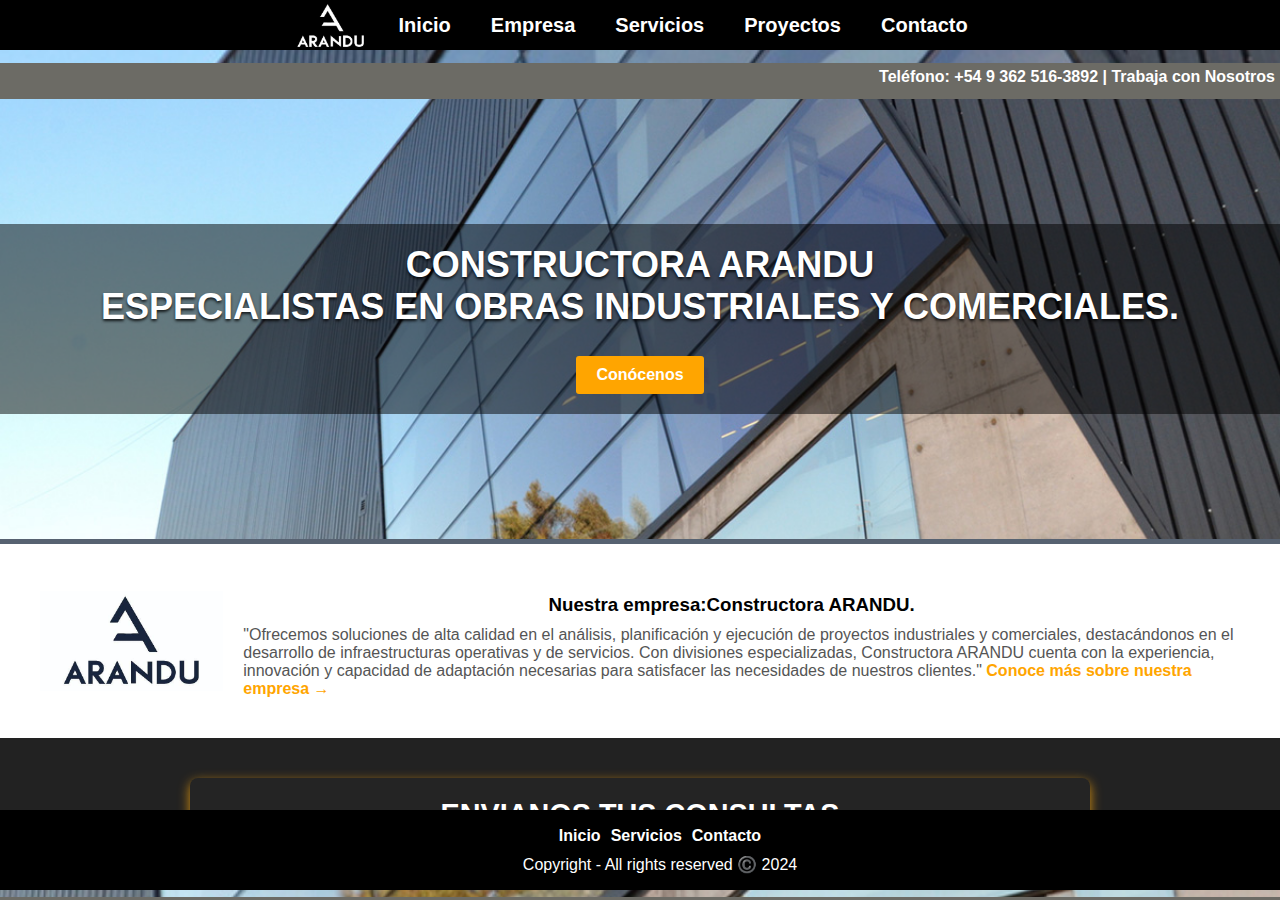
<file: index.html>
<!DOCTYPE html>
<html lang="es">

<head>
    <meta charset="UTF-8">
    <meta name="viewport" content="width=device-width, initial-scale=1.0">
    <link rel="icon" href="/paginas/fotos/logo-sbh.ico">
    <link rel="stylesheet" href="paginas/estilos/index.css">
    <title>original</title>
</head>

<body>
    <header>
        <iframe class="menu" src="/paginas/header.html" frameborder="0">
        </iframe>
    </header>

    <div class="container">
        <a class="trabajo" href="https://forms.gle/zFNoG7oQ13JvyJyz5" target="_self">Teléfono: +54 9 362 516-3892 |
            Trabaja con Nosotros </a>
    </div>

    <main>
        <iframe class="paginas" name="paginas" src="/paginas/inicio.html" frameborder="0"></iframe>
    </main>

    <div class="footer-h">
        <iframe class="footer" src="/paginas/footer.html" frameborder="0"></iframe>
    </div>
</body>

</html>

<!-- Una idea para aplicarle es ponerle un reproductor de una estacion de radio local-->
</file>
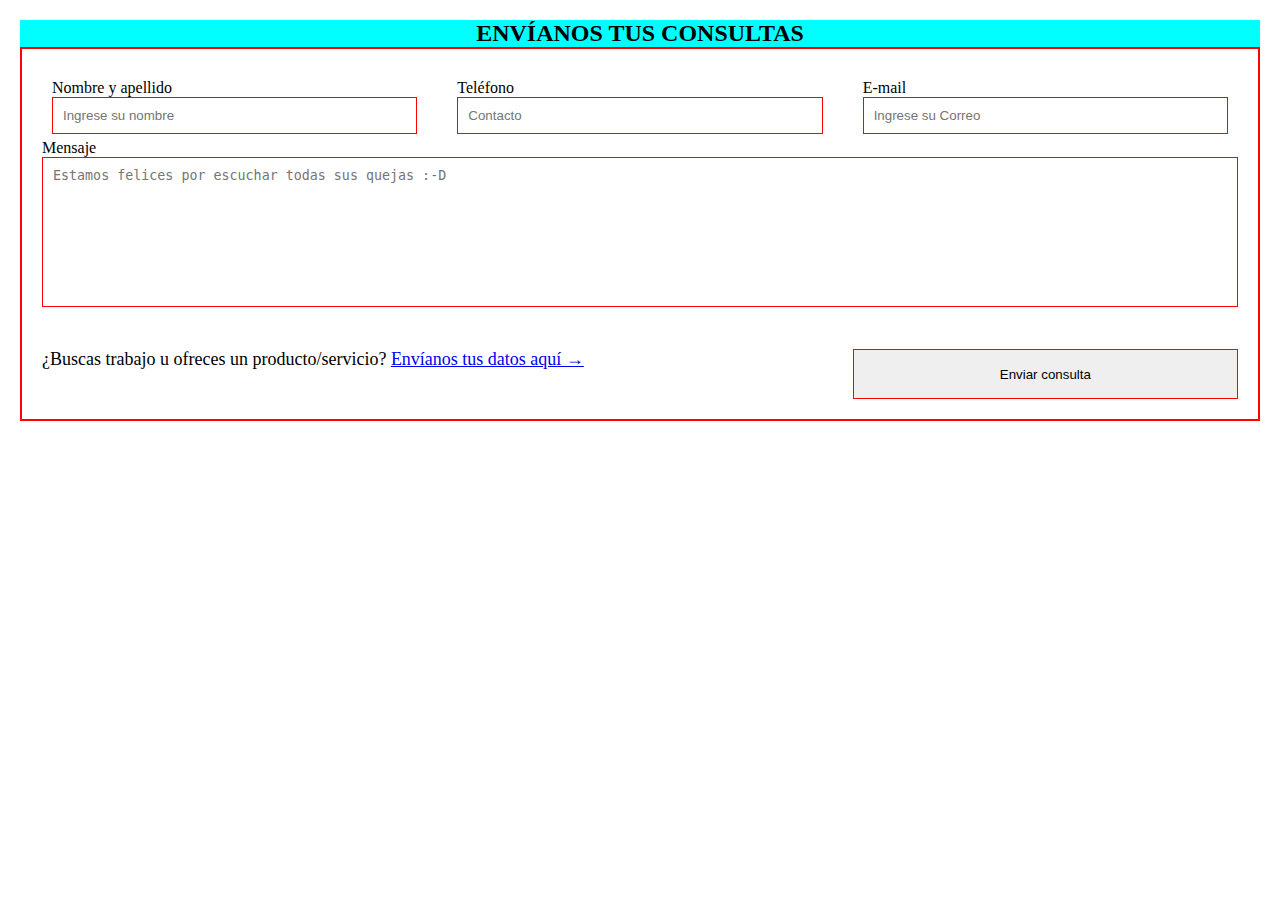
<file: contacto1.html>
<!DOCTYPE html>
<html lang="en">

<head>
    <meta charset="UTF-8">
    <meta name="viewport" content="width=device-width, initial-scale=1.0">
    <style>
        * {
            margin: 0;
            padding: 0;
            box-sizing: border-box;
            border-color: rgb(44, 8, 249);
        }
        .contacto {
            display: flex;
            flex-direction: column;  
            align-items: center;  
            padding: 20px;
           
        }
        h2, span{                  
            background-color: aqua;
            width: 100%;                                    
            text-align: center;            
        }
         
        .form-register{             
           display: grid;
           grid-template-columns: repeat(3, 1fr);
           grid-template-rows: repeat(5, 50px);
           gap: 20px;           
           width:  100%;
           border: 2px solid #fe0101;
           padding: 20px; 
            
 
        }
    
        .controls{
            display: flex;
            flex-direction:column;
            padding: 10px;                                    
        } 
        input, textarea{
            padding: 10px;
            width: 100%;
            border: 1px solid #fe0000;
        }


        .Mensaje{
            grid-column: 1 / span 3;             
            width: 100%;
            height: 150px;
            resize: none;

        }
        .botons{
            height: 50px;
            grid-row: 5;
            grid-column: 3;
            align-self: end;
        }
        .t{          
            font-size: 18px;    
            grid-row: 5;
            grid-column-start: 1;
            grid-column-end: 3;
            
        }
      
    </style>

    <title>Document</title>
</head>

<body>
    <section class="contacto">
        <h2>
            <span>ENVÍANOS TUS CONSULTAS</span>
        </h2>
        <form class="form-register" action="#" method="post">
            <div class="controls">
                <p>Nombre y apellido</p>
                <input class="banana"  type="text" name="nombre" id="nombre" placeholder="Ingrese su nombre">
            </div>
            <div class="controls">
                <p>Teléfono</p>
                <input   type="tel" name="Contacto" id="Contacto" placeholder="Contacto">
            </div>
            <div class="controls">
                <p>E-mail</p>
                <input  type="email" name="Correo" id="Correo" placeholder="Ingrese su Correo">
            </div>
            <div class="Mensaje">
                <p>Mensaje</p>
                <textarea class="Mensaje" class="control" name="message"
                    placeholder="Estamos felices por escuchar todas sus quejas :-D"></textarea>
            </div>
            <input class="botons" type="submit" value="Enviar consulta">
            <p class="t">¿Buscas trabajo u ofreces un producto/servicio? <a href="#" class="text">Envíanos tus datos aquí →</a></p>     
        </form>   
        
    </section>
</body>
</html>
</file>
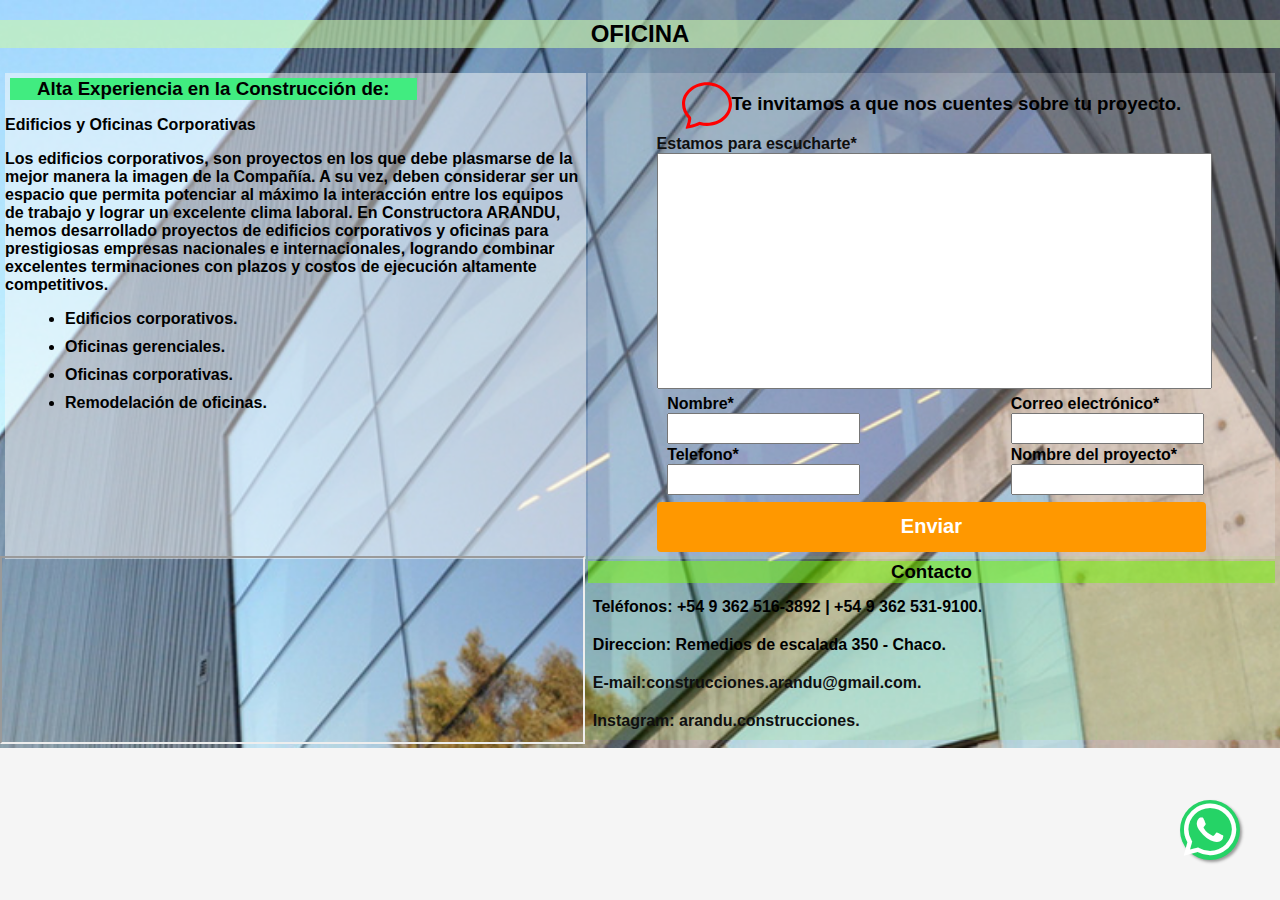
<file: paginas/contacto.html>
<!DOCTYPE html>
<html lang="en">

<head>
  <meta charset="UTF-8">
  <meta name="viewport" content="width=device-width, initial-scale=1.0">
  <!--algunas cosas css-->
  <link rel="stylesheet" href="/paginas/estilos/contacto.css">
  <!--boostrap ico-->
  <link rel="stylesheet" href="https://cdnjs.cloudflare.com/ajax/libs/font-awesome/6.6.0/css/all.min.css">


  <title>Contacto</title>
</head>

<body>

  <a href="https://api.whatsapp.com/send?phone=5493625319100&text=Quiero%20m%C3%A1s%20info." class="float"
    target="_blank"> <i class="fa-brands fa-whatsapp"></i></a>
  <h2>
    OFICINA
  </h2>
  <article class="principal">
    <div class="parrafo">
      <h3 class="titulo-parrafo">
        Alta Experiencia en la Construcción de:
      </h3>
      <p><strong>Edificios y Oficinas Corporativas</strong></p>
      <p>Los edificios corporativos, son proyectos en los que debe plasmarse de la mejor manera la imagen de la
        Compañía.
        A su vez, deben considerar ser un espacio que permita potenciar al máximo la interacción entre los equipos de
        trabajo y lograr un excelente clima laboral.

        En Constructora ARANDU, hemos desarrollado proyectos de edificios corporativos y oficinas para prestigiosas
        empresas
        nacionales e internacionales, logrando combinar excelentes terminaciones con plazos y costos de ejecución
        altamente competitivos.</p>
      <ul class="item-parrafo">
        <li>Edificios corporativos.</li>
        <li>Oficinas gerenciales.</li>
        <li>Oficinas corporativas.</li>
        <li>Remodelación de oficinas.</li>
      </ul>
    </div>

    <div class="referencia-contacto">
      <div class="info-contacto">
        <h3 class="contacto1"> Contacto</h3>
        <p class="Telefono"> Teléfonos: +54 9 362 516-3892 | +54 9 362 531-9100.</p>
        <p class="Direccion">Direccion: Remedios de escalada 350 - Chaco.</p>
        <a class="Enlaces-ref"  href="construcciones.arandu@gmail.com" target="_blank">E-mail:construcciones.arandu@gmail.com.</a>        
        <a class="Enlaces-ref2" href="https://www.instagram.com/arandu.construcciones/" target="_blank">Instagram: arandu.construcciones.</a> 
         
      </div>
    </div>



    <div class="grid1">
      <form class="contact-form" id="contact-form" action="https://submit-form.com/tclrG8046">
        <h3 class="titulo-form">
          <svg xmlns="http://www.w3.org/2000/svg" width="50px" height="50px" fill="red" class="bi bi-chat"
            viewBox="0 0 16 16">
            <path
              d="M2.678 11.894a1 1 0 0 1 .287.801 11 11 0 0 1-.398 2c1.395-.323 2.247-.697 2.634-.893a1 1 0 0 1 .71-.074A8 8 0 0 0 8 14c3.996 0 7-2.807 7-6s-3.004-6-7-6-7 2.808-7 6c0 1.468.617 2.83 1.678 3.894m-.493 3.905a22 22 0 0 1-.713.129c-.2.032-.352-.176-.273-.362a10 10 0 0 0 .244-.637l.003-.01c.248-.72.45-1.548.524-2.319C.743 11.37 0 9.76 0 8c0-3.866 3.582-7 8-7s8 3.134 8 7-3.582 7-8 7a9 9 0 0 1-2.347-.306c-.52.263-1.639.742-3.468 1.105" />
          </svg>
          Te invitamos a que nos cuentes sobre tu proyecto.
        </h3>
        <div class="form-group2">
          <label for="name">Nombre*</label>
          <input type="text" id="name" name="name" required>
        </div>
        <div class="form-group3">
          <label for="email">Correo electrónico*</label>
          <input type="email" id="email" name="email" required>
        </div>
        <div class="form-group4">
          <label for="phone">Telefono*</label>
          <input type="phone" id="phone" name="phone" required>
        </div>
        <div class="form-group5">
          <label for="nombre_del_proyecto">Nombre del proyecto*</label>
          <input type="nombre_del_proyecto" id="nombre_del_proyecto" name="nombre_del_proyecto" required>
        </div>
        <div class="form-group1">
          <label for="message">Estamos para escucharte*</label>
          <textarea id="message" name="message" required></textarea>
        </div>
        <input type="hidden" >
        <button type="submit" class="enviar">Enviar</button>
      </form>
    </div>
    <article class="iframe">
      <iframe
        src="https://www.google.com/maps/embed?pb=!1m18!1m12!1m3!1d28328.382555281194!2d-59.01293139825401!3d-27.43662040685851!2m3!1f0!2f0!3f0!3m2!1i1024!2i768!4f13.1!3m3!1m2!1s0x94450c5f7082d16f%3A0xd4e06e8d5957c1db!2sC.%20Remedios%20de%20Escalada%20350%2C%20H3500BPG%20Resistencia%2C%20Chaco!5e0!3m2!1ses-419!2sar!4v1725841290322!5m2!1ses-419!2sar"         
        referrerpolicy="no-referrer-when-downgrade"></iframe>
    </article>
  </article>




</body>

</html>
</file>
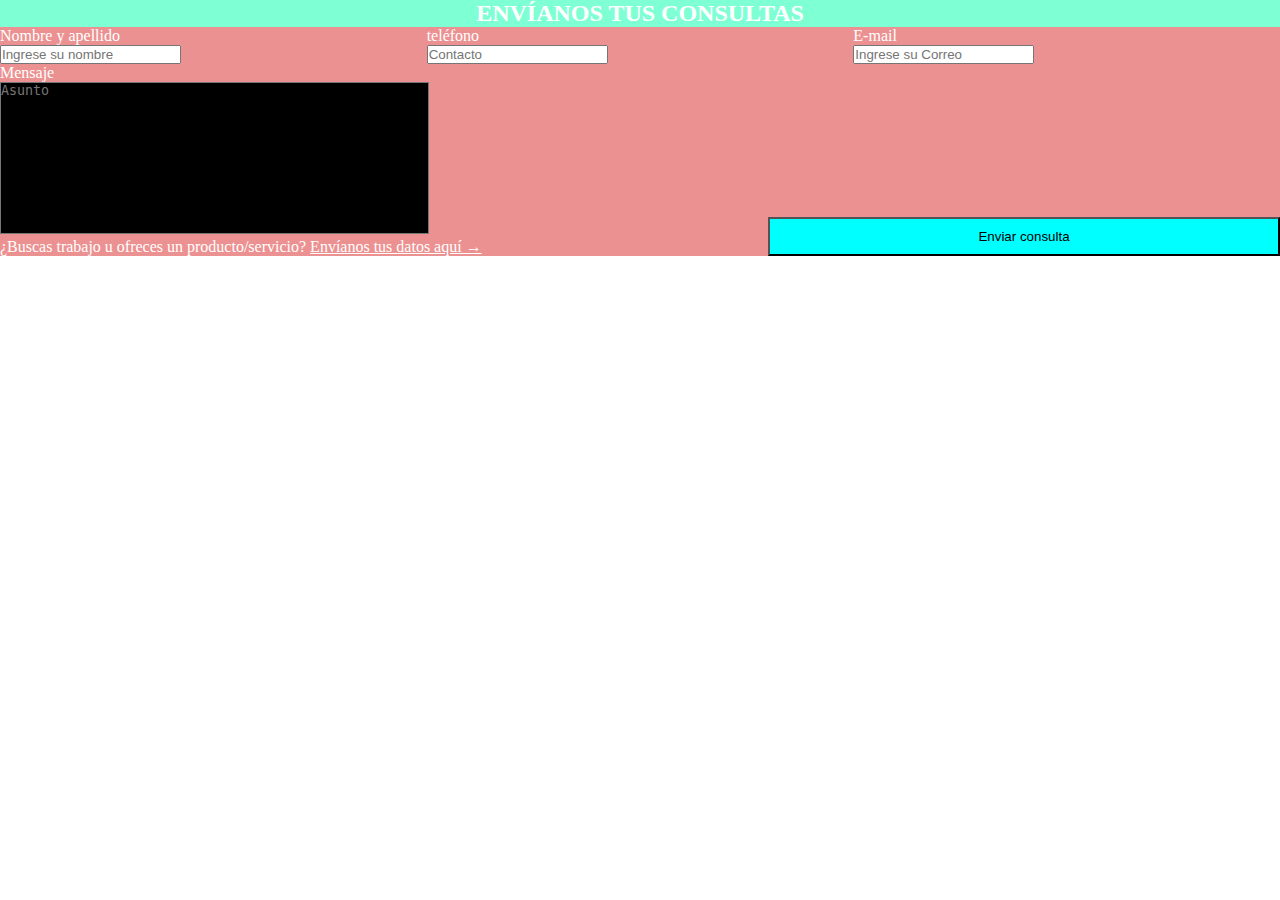
<file: paginas/contacto1.html>
<!DOCTYPE html>
<html lang="en">

<head>
    <meta charset="UTF-8">
    <meta name="viewport" content="width=device-width, initial-scale=1.0">
    <style>
        * {
            margin: 0;
            padding: 0;
        }
        .contacto{
            
            width: 100%;
            position: relative;
            background-color: rgb(236, 145, 145);
            color: white;
        }
        a {
             
            color: white;
        }
        h2 {
            background-color: aquamarine;
            top: 0;
            display: flex;
            justify-content: center;
            align-items: center;
        }
        .form-register {
            display: grid;
            grid-template-columns: auto auto auto;
            grid-row: auto auto auto auto auto;
        }
         .Mensaje{
            background-color: black;
            resize: none; 
            height: 150px; 
            width: 100%;
         }
         
        .botons {      
            position: absolute;      
            bottom: 0;
            right: 0;
            width: 40%;
            text-align: center;
            padding: 10px;
            background-color: aqua;                         
        }
    </style>

    <title>Document</title>
</head>

<body>
    <section class="contacto">
        <h2>
            <span>ENVÍANOS TUS CONSULTAS</span>
        </h2>
        <form class="form-register" action="https://formspree.io/f/xpwanrqg" method="post">
            <div>
                <p>Nombre y apellido</p>
                <input class="controls" type="text" name="nombre" id="nombre" placeholder="Ingrese su nombre">
            </div>
            <div>
                <p>teléfono</p>
                <input class="controls" type="tel" name="Contacto" id="Contacto" placeholder="Contacto">
            </div>
            <div>
                <p>E-mail</p>
                <input class="controls" type="email" name="Correo" id="Correo" placeholder="Ingrese su Correo">
            </div>
            <div>
                <p >Mensaje</p>
                <textarea class="Mensaje" class="controls" name="message" placeholder="Asunto"></textarea>
            </div>
            <input class="botons" type="submit" value="Enviar consulta">
        </form>
        <p>¿Buscas trabajo u ofreces un producto/servicio? <a href="#" class="text">Envíanos tus datos aquí →</a></p>        
    </section>

    <!-- hay dos ojas de contactos ambos tienen un proposito
     ojas de contacto1 seria para usarlo con las otras paginas por ejemplo  
     arquitectos o ideas de proyectos o cambiando el css para adaptarlo en esas paginas..
     
     y contacto todavia no termine de persar bien para agregarle todos los recursos como enlaces contacto mapa,
     referencia o alguna noticia para que convensa al cliente de contactarse
     (" todavia me falta terminar como me dijiste que queres hacer algo hay va.. espero terminar con la pagina en la semana ")-->


</body>

</html>
</file>
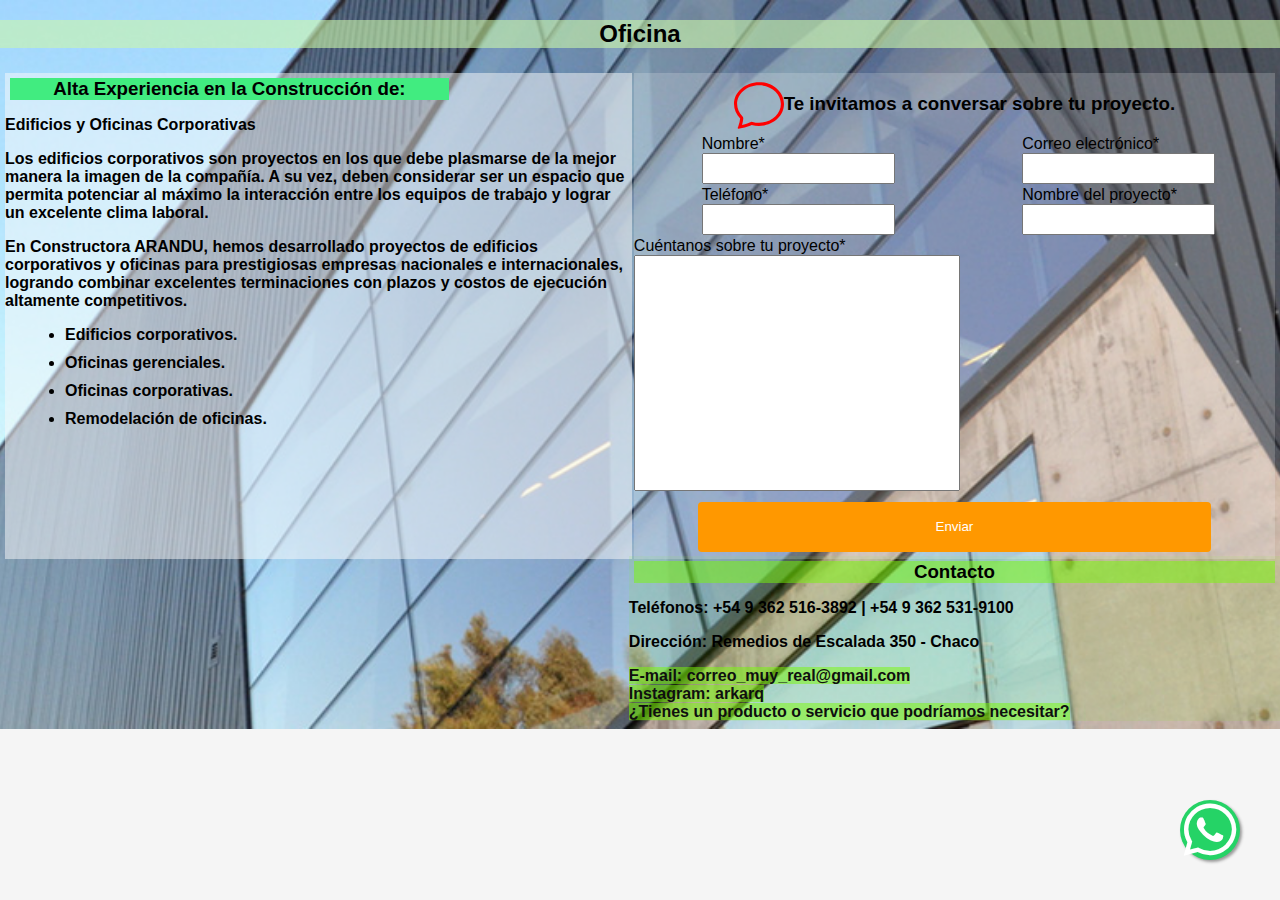
<file: paginas/contacto2.html>
<!DOCTYPE html>
<html lang="es">

<head>
  <meta charset="UTF-8">
  <meta name="viewport" content="width=device-width, initial-scale=1.0">
  <link rel="stylesheet" href="/paginas/estilos/contacto.css">
  <link rel="stylesheet" href="https://cdnjs.cloudflare.com/ajax/libs/font-awesome/6.6.0/css/all.min.css">
  <title>Contacto</title>
</head>

<body>

  <a href="https://api.whatsapp.com/send?phone=5493625319100&text=Quiero%20más%20info." class="float" target="_blank">
    <i class="fa-brands fa-whatsapp"></i>
  </a>

  <h2>Oficina</h2>
  <article class="principal">
    <div class="parrafo">
      <h3 class="titulo-parrafo">Alta Experiencia en la Construcción de:</h3>
      <p>Edificios y Oficinas Corporativas</p>
      <p>Los edificios corporativos son proyectos en los que debe plasmarse de la mejor manera la imagen de la compañía. A su vez, deben considerar ser un espacio que permita potenciar al máximo la interacción entre los equipos de trabajo y lograr un excelente clima laboral.</p>
      <p>En Constructora ARANDU, hemos desarrollado proyectos de edificios corporativos y oficinas para prestigiosas empresas nacionales e internacionales, logrando combinar excelentes terminaciones con plazos y costos de ejecución altamente competitivos.</p>
      <ul class="item-parrafo">
        <li>Edificios corporativos.</li>
        <li>Oficinas gerenciales.</li>
        <li>Oficinas corporativas.</li>
        <li>Remodelación de oficinas.</li>
      </ul>
    </div>

    <div class="referencia-contacto">
      <h3 class="contacto1">Contacto</h3>
      <p>Teléfonos: +54 9 362 516-3892 | +54 9 362 531-9100</p>
      <p>Dirección: Remedios de Escalada 350 - Chaco</p>
      <a class="contacto1" href="mailto:correo_muy_real@gmail.com">E-mail: correo_muy_real@gmail.com</a><br>
      <a class="contacto1" href="https://www.instagram.com/arkarq/" target="_blank">Instagram: arkarq</a><br>
      <a class="contacto1" href="https://forms.gle/SFCPtxbjrn7EyAzJ7" target="_blank">¿Tienes un producto o servicio que podríamos necesitar?</a>
    </div>

    <div class="grid1">
      <form class="contact-form" id="contact-form" action="https://formsubmit.co/6a97663a16128a82a463aa61fdf99ef7" method="post">
        <h3 class="titulo-form">
          <svg xmlns="http://www.w3.org/2000/svg" width="50" height="50" fill="red" class="bi bi-chat" viewBox="0 0 16 16">
            <path d="M2.678 11.894a1 1 0 0 1 .287.801 11 11 0 0 1-.398 2c1.395-.323 2.247-.697 2.634-.893a1 1 0 0 1 .71-.074A8 8 0 0 0 8 14c3.996 0 7-2.807 7-6s-3.004-6-7-6-7 2.808-7 6c0 1.468.617 2.83 1.678 3.894m-.493 3.905a22 22 0 0 1-.713.129c-.2.032-.352-.176-.273-.362a10 10 0 0 0 .244-.637l.003-.01c.248-.72.45-1.548.524-2.319C.743 11.37 0 9.76 0 8c0-3.866 3.582-7 8-7s8 3.134 8 7-3.582 7-8 7a9 9 0 0 1-2.347-.306c-.52.263-1.639.742-3.468 1.105" />
          </svg>
          Te invitamos a conversar sobre tu proyecto.
        </h3>
        <div class="form-group">
          <label for="name">Nombre*</label>
          <input type="text" id="name" name="name" required>
        </div>
        <div class="form-group">
          <label for="email">Correo electrónico*</label>
          <input type="email" id="email" name="email" required>
        </div>
        <div class="form-group">
          <label for="phone">Teléfono*</label>
          <input type="tel" id="phone" name="phone" required>
        </div>
        <div class="form-group">
          <label for="project-name">Nombre del proyecto*</label>
          <input type="text" id="project-name" name="project-name" required>
        </div>
        <div class="form-group">
          <label for="message">Cuéntanos sobre tu proyecto*</label>
          <textarea id="message" name="message" required></textarea>
        </div>
        <button  type="submit" class="g-recaptcha"  >Enviar</button>
      </form>
    </div>

    <article class="iframe">
      <iframe src="https://www.google.com/maps/embed?pb=!1m18!1m12!1m3!1d28328.382555281194!2d-59.01293139825401!3d-27.43662040685851!2m3!1f0!2f0!3f0!3m2!1i1024!2i768!4f13.1!3m3!1m2!1s0x94450c5f7082d16f%3A0xd4e06e8d5957c1db!2sC.%20Remedios%20de%20Escalada%20350%2C%20H3500BPG%20Resistencia%2C%20Chaco!5e0!3m2!1ses-419!2sar!4v1725841290322!5m2!1ses-419!2sar" width="100%" height="100%" style="border:0;" allowfullscreen="" loading="lazy" referrerpolicy="no-referrer-when-downgrade"></iframe>
    </article>
  </article>

</body>

</html>
</file>
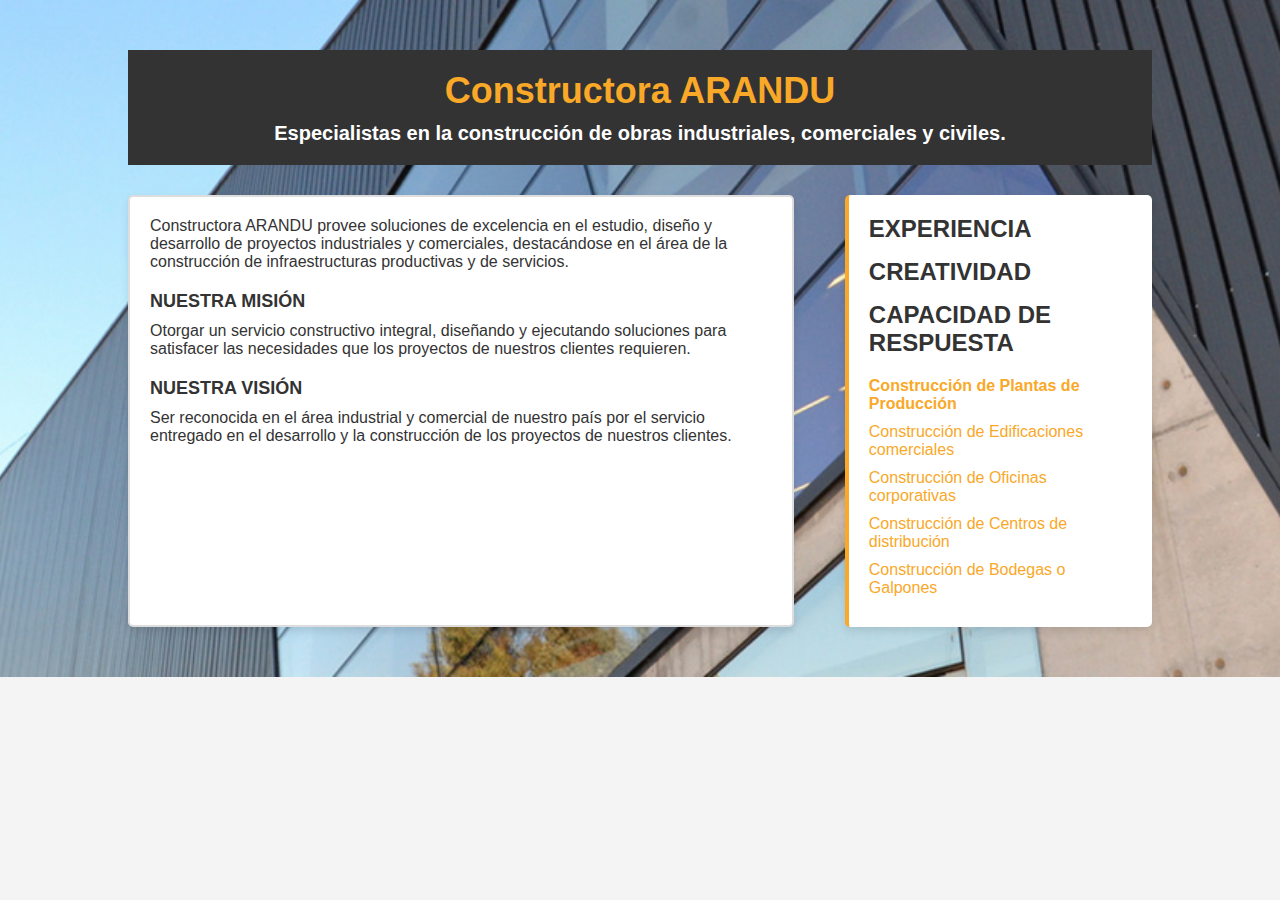
<file: paginas/empresa.html>
<!DOCTYPE html>
<html lang="en">
<head>
    <meta charset="UTF-8">
    <meta name="viewport" content="width=device-width, initial-scale=1.0">
    <title>Empresa</title>
</head>
<body>
    <div class="container">
        <header>
            <h1>Constructora ARANDU</h1>
            <h2>Especialistas en la construcción de obras industriales, comerciales y civiles.</h2>
        </header>

        <div class="content">
            <div class="main-text">
                <p>Constructora ARANDU provee soluciones de excelencia en el estudio, diseño y desarrollo de proyectos industriales y comerciales, destacándose en el área de la construcción de infraestructuras productivas y de servicios.</p>
                
                <h3>NUESTRA MISIÓN</h3>
                <p>Otorgar un servicio constructivo integral, diseñando y ejecutando soluciones para satisfacer las necesidades que los proyectos de nuestros clientes requieren.</p>

                <h3>NUESTRA VISIÓN</h3>
                <p>Ser reconocida en el área industrial y comercial de nuestro país por el servicio entregado en el desarrollo y la construcción de los proyectos de nuestros clientes.</p>
            </div>

            <div class="side-box">
                <h3>EXPERIENCIA</h3>
                <h3>CREATIVIDAD</h3>
                <h3>CAPACIDAD DE RESPUESTA</h3>

                <ul class="services-list">
                    <li><strong>Construcción de Plantas de Producción</strong></li>
                    <li>Construcción de Edificaciones comerciales</li>
                    <li>Construcción de Oficinas corporativas</li>
                    <li>Construcción de Centros de distribución</li>
                    <li>Construcción de Bodegas o Galpones</li>
                </ul>
            </div>
        </div>
    </div>
</body>
</html>
<style>
  * {
    margin: 0;
    padding: 0;
    box-sizing: border-box;
}

body {
    /*ajustes de imagen de fondo*/
    background-image: url('/paginas/fotos/banner1.jpg');
    background-size: cover; /* Ajusta la imagen para cubrir todo el área */
    background-repeat: no-repeat; /* Evita que la imagen se repita */
    background-position: center;
    /*ajustes generales*/
    font-family: 'Arial', sans-serif;
    background-color: #f4f4f4;
    color: #333;
}

.container {
    width: 80%;
    margin: 50px auto;
}

header {
    background-color: #333;
    padding: 20px;
    text-align: center;
    color: #fff;
}

header h1 {
    font-size: 36px;
    color: #f9a828; /* Color Naranja */
    margin-bottom: 10px;
}

header h2 {
    font-size: 20px;
    color: #ffffff;
}

.content {
    display: flex;
    justify-content: space-between;
    margin-top: 30px;
}

.main-text {
    width: 65%;
    background-color: #fff;
    padding: 20px;
    border: 2px solid #ddd;
    border-radius: 5px;
    box-shadow: 0 4px 8px rgba(0, 0, 0, 0.1);
}

.main-text h3 {
    color: #333;
    margin-top: 20px;
    margin-bottom: 10px;
    font-size: 18px;
}

.side-box {
    width: 30%;
    background-color: #fff;
    padding: 20px;
    border-left: 4px solid #f9a828; /* Color Naranja */
    border-radius: 5px;
    box-shadow: 0 4px 8px rgba(0, 0, 0, 0.1);
}

.side-box h3 {
    font-size: 24px;
    color: #333;
    margin-bottom: 15px;
    text-transform: uppercase;
}

.services-list {
    list-style-type: none;
    padding-left: 0;
    margin-top: 20px;
}

.services-list li {
    margin-bottom: 10px;
    font-size: 16px;
    color: #f9a828; /* Color Naranja */
}

@media (max-width: 768px) {
    .content {
        flex-direction: column;
    }

    .main-text, .side-box {
        width: 100%;
        margin-bottom: 20px;
    }
}

</style>
</file>
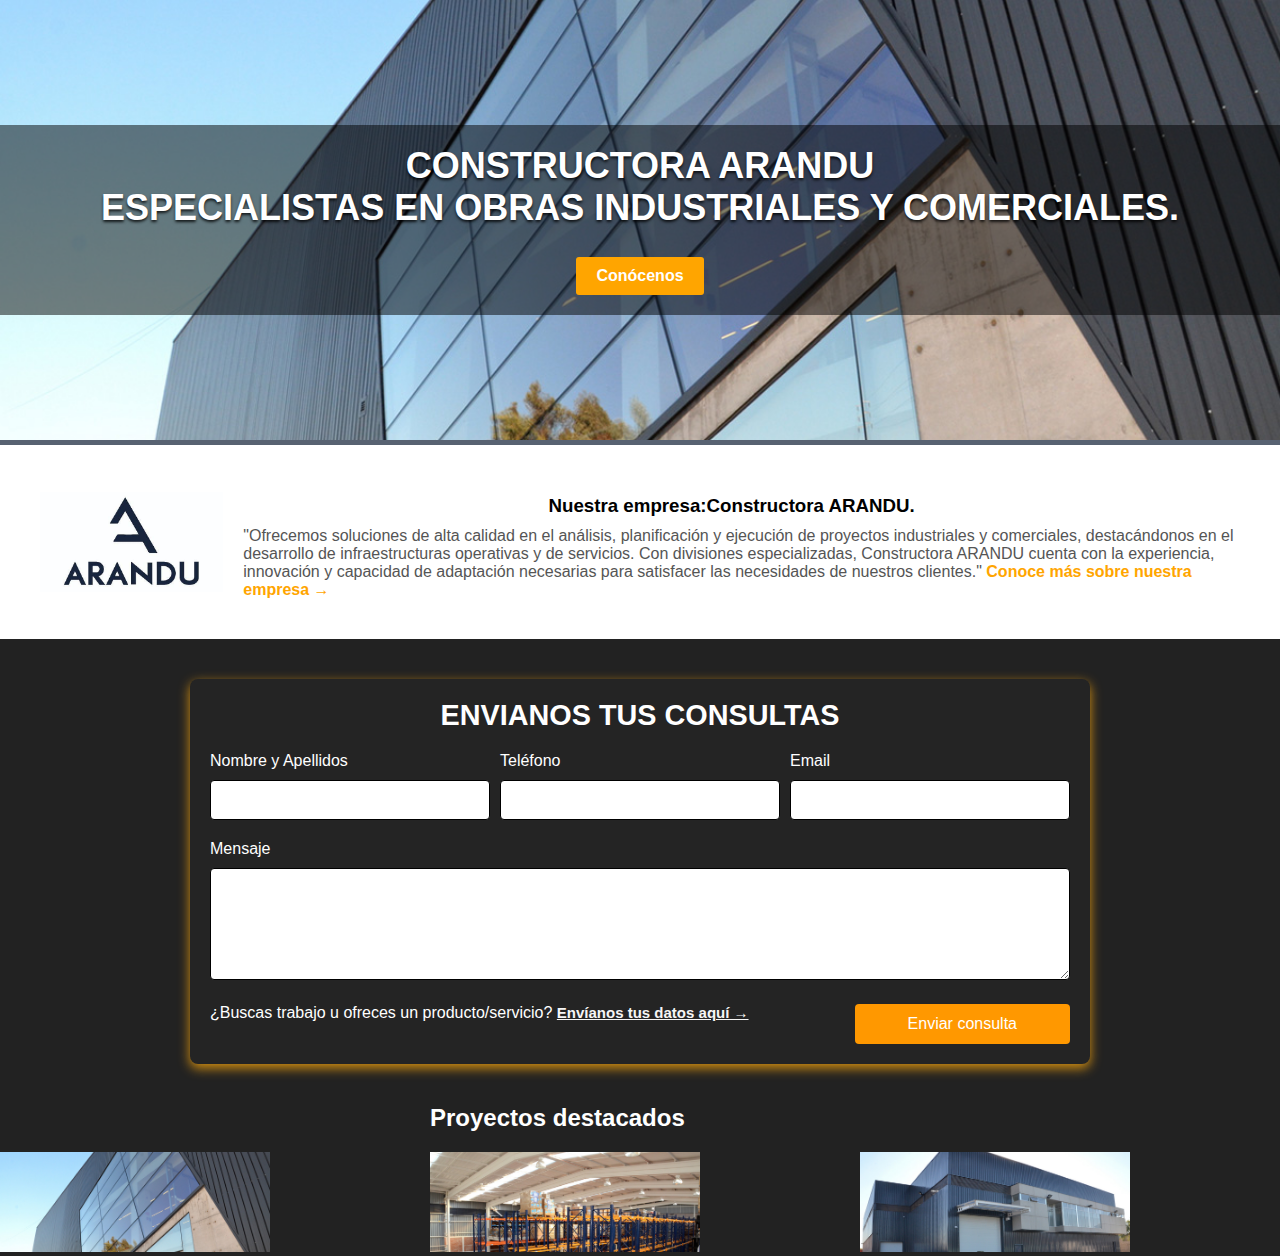
<file: paginas/inicio.html>
<!DOCTYPE html>
<html lang="en">

<head>
    <meta charset="UTF-8">
    <meta name="viewport" content="width=device-width, initial-scale=1.0">
    <title> Inicio</title>
    <style>
        * {
            margin: 0;
            padding: 0;
            box-sizing: border-box;
            font-family: 'Open Sans', sans-serif;
        }

        body {
            background-color: #222222;
            color: #ffffff;
            font-family: Arial, sans-serif;
            margin: 0;
            padding: 0;
        }

        /* Estilos de enlaces */
        a {
            color: #f0c60c;
            font-weight: 700;
        }

        /* Banner con imagen y texto centrado */
        .banner {
            width: 100%;
            position: relative;
            border-bottom: 5px solid #576271;
            height: 445px;
            overflow: hidden;
        }

        #carousel {
            width: 100%;
            height: 100%;
            position: relative;
        }

        .carousel-item {
            position: absolute;
            top: 0;
            left: 0;
            width: 100%;
            height: 100%;
            opacity: 0;
            transition: opacity 0.5s ease-in-out;
        }

        .carousel-item.active {
            opacity: 1;
        }

        #carousel img {
            width: 100%;
            height: 100%;
            object-fit: cover;
        }

        .caption {
            position: absolute;
            top: 50%;
            left: 50%;
            transform: translate(-50%, -50%);
            width: 100%;
            text-align: center;
            color: white;
            background: rgba(0, 0, 0, 0.5);
            padding: 20px;
        }

        .caption h1 {
            font-size: 36px;
            font-weight: 600;
            text-transform: uppercase;
            color: #fff;
            text-shadow: 0px 2px 3px rgba(0, 0, 0, 0.8);
            margin-bottom: 10px;
        }

        .caption h1 span {
            font-weight: 800;
        }

        .caption a.conocemas {
            display: inline-block;
            background: #FFA500;
            padding: 10px 20px;
            margin-top: 18px;
            color: #fff;
            text-decoration: none;
            border-radius: 3px;
            transition: background-color 0.3s ease;
        }

        .caption a.conocemas:hover {
            background-color: #e69500;
        }

        /* Sección Empresa */
        .empresa-index {
            display: flex;
            align-items: center;
            /* Alinea verticalmente el contenido */
            justify-content: space-between;
            /* Alinea horizontalmente el contenido */
            padding: 40px;
            background-color: #ffffff;
            border-top: 5px solid rgb(108, 107, 101)0;
            text-align: left;
        }

        /* Imagen en la sección Empresa */
        .empresa-imagen {
            flex: 1;
            /* Toma el 50% del ancho */
            max-width: 400px;
            /* Asegura que la imagen no sea demasiado grande */
            margin-right: 20px;
            /* Agrega espacio entre la imagen y el texto */
        }

        .empresa-imagen img {
            width: 100%;
            /* La imagen ocupa todo el contenedor */
            height: auto;
            /* Mantiene la proporción de la imagen */
            border-radius: 8px;
            /* Bordes redondeados */
            box-shadow: 0px 4px 10px rgba(255, 255, 255, 0.1);
            /* Sombra suave */
        }

        /*AVISO CAMBIE UNA CLASE POR QUE SE REPITEN*/


        /* Texto en la sección Empresa */
        .empresa-index p {
            flex: 2;
            /* Toma el 50% del ancho o más */
            font-size: 16px;
            color: #555;
            margin-left: 20px;
            /* Agrega un espacio con la imagen */
        }

        .empresa-index a {
            color: #FFA500;
            text-decoration: none;
        }

        .empresa-index a:hover {
            color: #e69500;
        }

        /* Sección Contacto */
        .contact-form-container {
            background-color: #242424;
            padding: 20px;
            border-radius: 8px;
            box-shadow: 0 4px 12px rgb(216, 146, 16);
            max-width: 900px;
            width: 100%;
            margin: 40px auto;
        }

        h1 {
            text-align: center;
            font-size: 1.8rem;
            margin-bottom: 20px;
        }

        .contact-form {
            display: flex;
            flex-direction: column;
        }

        .form-group {
            display: flex;
            justify-content: space-between;
            margin-bottom: 20px;
        }

        .form-group p {
            flex: 1;
            margin-right: 10px;
        }

        .form-group p.last {
            margin-right: 0;
        }

        label {
            font-size: 1rem;
            margin-bottom: 5px;
            display: block;
        }

        input[type="text"],
        input[type="email"],
        textarea {
            width: 100%;
            padding: 10px;
            margin-top: 5px;
            border-radius: 4px;
            border: 1px solid #000000;
            background-color: #ffffff;
            font-size: 16px;
            color: #000000;
        }

        textarea {
            resize: vertical;
        }

        input[type="text"]:focus,
        input[type="email"]:focus,
        textarea:focus {
            outline: none;
            border-color: #000000;
        }

        .mensaje {
            margin-bottom: 20px;
        }
        .form-footer1{
            display: grid;
            grid-template-columns: repeat(2, auto);
            grid-template-rows: repeat(1, auto);
        }
        .p {
            grid-column: 1;
            grid-row: 1;
        }
        button{                          
            grid-column: 2;
            grid-row: 1;
        }
        .form-footer {
            width: 100%;                                                                                    
        }

        .form-footer a {            
            color: #f6f6f6;
            font-size: 15px;
            text-decoration: underline;
        }
          
        .g-recaptcha { 
                         
            height: 40px;
            font-size: 16px;
            background-color: #ff9800;
            color: #fff;
            border: none;
            border-radius: 4px;
            cursor: pointer;
             
        }

        .g-recaptcha:hover {
            background-color: #f8db04;
        }


        /* Sección Proyectos */
        .proyectos-index {
            display: grid;
            grid-template-columns: repeat(3, auto);
            grid-template-rows: repeat(2, auto);
            grid-gap: 10px;
        }

        h2 {
            grid-row: 1 auto;
            grid-column: 2;
        }

        img {
            width: 100;
            height: 100px;
        }

        .proyecto {
            grid-column: auto;
            grid-row: 2;
        }

        .titulo-proyecto {
            margin: 10px;

        }
    </style>

</head>

<body>
    <!-- Sección del banner -->
    <div class="banner" id="wrapper">
        <div id="carousel">
            <div class="carousel-item active"><img src="/paginas/fotos/banner1.jpg" alt="Banner 1"></div>
            <div class="carousel-item"><img src="/paginas/fotos/banner4.jpg" alt="Banner 4"></div>
            <div class="carousel-item"><img src="/paginas/fotos/banner5.jpg" alt="Banner 5"></div>
        </div>
        <div class="caption">
            <h1>CONSTRUCTORA ARANDU<br><span>ESPECIALISTAS EN OBRAS INDUSTRIALES Y COMERCIALES.</span></h1>
            <a href="empresa.html" class="conocemas">Conócenos</a>
        </div>
    </div>

    <!-- Sección Empresa -->
    <!-- Sección Empresa -->

    <div class="empresa-index">
        <!-- Imagen de la empresa -->
        <img src="/paginas/fotos/logo-gris.png" alt="Imagen de la empresa Constructora ARANDU">


        <div>
            <h3 style="color: #000000; display: flex; justify-content: center; margin: 10px;"><span>Nuestra
                    empresa:</span> Constructora ARANDU.</h2>
            </h3>

            <p>"Ofrecemos soluciones de alta calidad en el análisis, planificación y ejecución de proyectos industriales
                y comerciales, destacándonos en el desarrollo de infraestructuras operativas y de servicios. Con
                divisiones especializadas, Constructora ARANDU cuenta con la experiencia, innovación y capacidad de
                adaptación necesarias para satisfacer las necesidades de nuestros clientes." <a
                    href="empresa.html">Conoce más sobre nuestra empresa →</a></p>
            <div class="empresa-imagen">
            </div>
        </div>

    </div>



    <!-- Sección del formulario de contacto -->
    <div class="contact-form-container">
        <h1>ENVIANOS TUS CONSULTAS</h1>
        <form action="https://submit-form.com/tclrG8046"   class="contact-form">
            <div class="form-group fila cf">
                <p>
                    <label for="name">Nombre y Apellidos</label>
                    <input type="text" id="name" name="name" required>
                </p>
                <p>
                    <label for="phone">Teléfono</label>
                    <input type="text" id="phone" name="phone" required>
                </p>
                <p class="last">
                    <label for="email">Email</label>
                    <input type="email" id="email" name="email" required>
                </p>
            </div>

            <p class="mensaje">
                <label for="message">Mensaje</label>
                <textarea id="message" name="message" rows="5" required></textarea>
            </p>

            <div class="form-footer">
                <div class="form-footer1">                
                 <p>¿Buscas trabajo u ofreces un producto/servicio? <a href="https://forms.gle/6gR6ZtAqpS5rhqYi9" >Envíanos tus datos aquí →</a></p>                
                 <input type="hidden" name="_next" value="http://127.0.0.1:5502/index.html">
                 <!--<entrada type="hidden" name="_next" value="http://127.0.0.1:5502/index.html"> -->
                 <button type="submit" class="g-recaptcha">Enviar consulta</button>            
                </div>
            </div>
            
        </form>
    </div>

    <!-- Sección de proyectos destacados -->
    <div class="proyectos-index">
        <h2 class="titulo"><span>Proyectos destacados</span></h2>
        <div class="proyecto">
            <p class="titulo-proyecto"></p> <!--En la clase titulos proyectos podes agregarle el titulo que vos quieras-->
            <a href="/paginas/Proyectos.html" target="paginas">
                <img class="imagen-proyecto" src="/paginas/fotos/banner1.jpg" alt="Imagen Edificio">
            </a>
        </div>
        <div class="proyecto">
            <p class="titulo-proyecto"></p>
            <a href="/paginas/Proyectos.html" target="paginas">
                <img class="imagen-proyecto" src="/paginas/fotos/banner2.jpg" alt="Imagen Pirámide">
            </a>
        </div>
        <div class="proyecto">
            <p class="titulo-proyecto"></p>
            <a href="/paginas/Proyectos.html" target="paginas">
                <img class="imagen-proyecto" src="/paginas/fotos/banner3.jpg" alt="Imagen Puente">
            </a>
        </div>
    </div>


    <script>
        document.addEventListener('DOMContentLoaded', () => {
            // Carrusel
            const items = document.querySelectorAll('.carousel-item');
            let currentIndex = 0;

            function showNextItem() {
                items[currentIndex].classList.remove('active');
                currentIndex = (currentIndex + 1) % items.length;
                items[currentIndex].classList.add('active');
            }

            setInterval(showNextItem, 3000); // Cambia la imagen cada 3 segundos
        });
    </script>

</body>

</html>
</file>
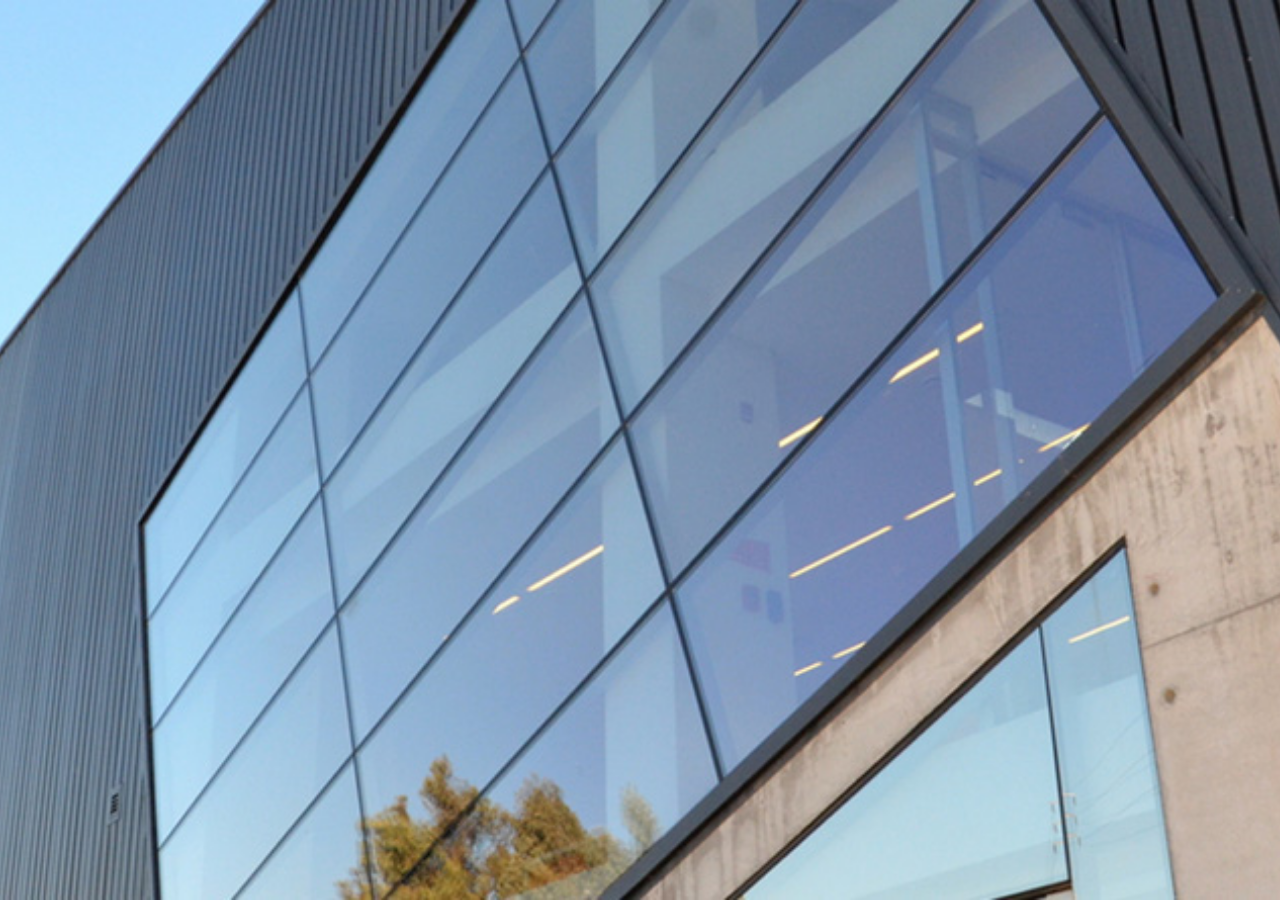
<file: paginas/Proyectos.html>
<!DOCTYPE html>
<html lang="en">

<head>
    <meta charset="UTF-8">
    <meta name="viewport" content="width=device-width, initial-scale=1.0">
    <title>Sobre Nosotros</title>
    <style>
        /* Estilos generales para el documento */
        * {
            margin: 0;
            padding: 0;
            box-sizing: border-box;
        }

        html,
        body {
            /*ajustes de imagen de fondo*/
            background-image: url('/paginas/fotos/banner1.jpg');
            background-size: cover;
            /* Ajusta la imagen para cubrir todo el área */
            background-repeat: no-repeat;
            /* Evita que la imagen se repita */
            background-position: center;
            /*ajustes generales*/
            height: 100%;
            overflow: hidden;
            /* Oculta la barra de desplazamiento del body */
        }

        h1 {
            top: 0;
        }

        /* Estilo para el contenedor */
        .container {
            position: relative;
            width: 100%;
            height: 90%;
        }

        /* Estilo para el iframe */
        iframe {
            position: absolute;
            top: 2;
            left: 0;
            width: 100%;
            height: 90%;
            border: none;
            /* Opcional: elimina el borde del iframe */
            overflow: hidden;
            /* Evita barras de desplazamiento dentro del iframe */
        }
    </style>
</head>

<body>
    <h1> </h1>

    <div class="conteiner">
        <iframe src="https://instagram.com/arandu.construcciones/embed" frameborder="0"></iframe>
    </div>

    <!-- Opcion gratuita solo falta ver el tema de la seguridad y listo
 unico limite no te muestra todo el contenido solo algunas fotos-->
</body>

</html>
</file>
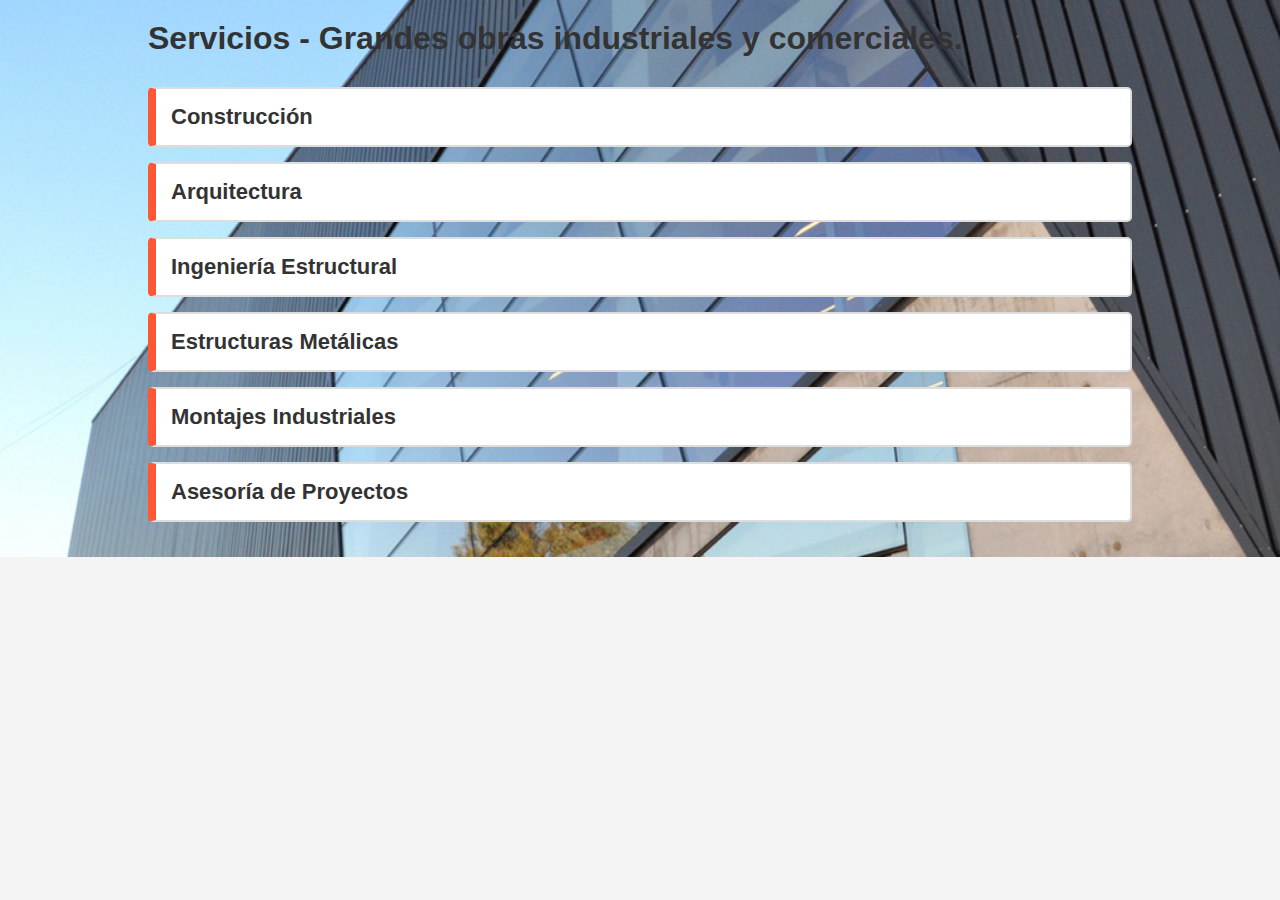
<file: paginas/servicios.html>
<!DOCTYPE html>
<html lang="es">

<head>
    <meta charset="UTF-8">
    <meta name="viewport" content="width=device-width, initial-scale=1.0">
    <title>Servicios - ARANDU</title>
     
</head>

<body>
    <div class="container">
        <h1 class="title">Servicios - Grandes obras industriales y comerciales.</h1>
        <div class="menu">
            <ul>
                <li>
                    <a href="#" class="service">Construcción</a>
                    <div class="description">
                        <p>Somos especialistas en la construcción de obras industriales, comerciales y civiles.
                            Ejecutamos proyectos a suma alzada o por administración.</p>
                        <ul>
                            <li>Construcción de Plantas de producción</li>
                            <li>Construcción de Edificaciones Comerciales</li>
                            <li>Construcción de Oficinas Corporativas</li>
                            <li>Construcción de Centros de distribución</li>
                            <li>Construcción de Bodegas y Galpones</li>
                        </ul>
                    </div>
                </li>
                <li>
                    <a href="#" class="service">Arquitectura</a>
                    <div class="description">
                        <p>Realizamos el diseño de una edificación, su distribución de usos y espacios. Utilizamos los
                            mejores materiales y tecnologías disponibles.</p>
                    </div>
                </li>
                <li>
                    <a href="#" class="service">Ingeniería Estructural</a>
                    <div class="description">
                        <p>Disponemos de un equipo destacado de profesionales que realizan estudios y proyectos de
                            ingeniería estructural de alta calidad.</p>
                    </div>
                </li>
                <li>
                    <a href="#" class="service">Estructuras Metálicas</a>
                    <div class="description">
                        <p>Nos especializamos en la fabricación de estructuras metálicas con estrictos controles de
                            calidad.</p>
                    </div>
                </li>
                <li>
                    <a href="#" class="service">Montajes Industriales</a>
                    <div class="description">
                        <p>Tenemos amplia experiencia en el diseño y montaje industrial, avalados por importantes
                            empresas productivas y de servicio.</p>
                    </div>
                </li>
                <li>
                    <a href="/paginas/contacto.html" target="paginas" class="service">Asesoría de Proyectos</a>
                    <div class="description">
                        <p>Asesoramos a nuestros clientes en la evaluación y mejora de sus proyectos, ajustándonos a sus
                            expectativas de inversión.</p>
                    </div>
                </li>
            </ul>
        </div>
    </div>

    <!-- Estilos en línea para la demostración -->
    <style>
        * {
            margin: 0;
            padding: 0;
            box-sizing: border-box;
        }

        body {
            /*ajustes de imagen de fondo*/
            background-image: url('/paginas/fotos/banner1.jpg');
            background-size: cover;
            /* Ajusta la imagen para cubrir todo el área */
            background-repeat: no-repeat;
            /* Evita que la imagen se repita */
            background-position: center;
            /*ajustes generales*/
            font-family: 'Arial', sans-serif;
            background-color: #f4f4f4;
            color: #333;
        }

        .container {
            width: 80%;
            margin: 0 auto;
            padding: 20px;
        }

        .title {
            text-align: left;
            color: #333;
            margin-bottom: 30px;
        }

        .menu ul {
            list-style-type: none;
        }

        .menu ul li {
            position: relative;
            margin: 15px 0;
        }

        .menu a.service {
            text-decoration: none;
            color: #333;
            font-size: 22px;
            font-weight: bold;
            display: block;
            padding: 15px;
            background-color: #fff;
            border: 2px solid #ddd;
            border-left: 8px solid #FF5733;
            /* Naranja */
            border-radius: 5px;
            transition: background-color 0.3s ease;
        }

        .menu a.service:hover {
            background-color: #FF5733;
            /* Naranja al hacer hover */
            color: #fff;
        }

        .description {
            display: none;
            position: absolute;
            top: 0;
            left: 300px;
            /* Desplazamos la descripción al costado */
            width: 350px;
            /* Ancho de la descripción */
            padding: 20px;
            background-color: #ffffff;
            border: 2px solid #ddd;
            border-radius: 5px;
            box-shadow: 0 4px 8px rgba(0, 0, 0, 0.1);
            z-index: 10;
            color: #333;
        }

        .menu ul li:hover .description {
            display: block;
        }

        .description p {
            margin-bottom: 10px;
            color: #333;
        }

        .description ul {
            list-style-type: disc;
            padding-left: 20px;
        }

        .description ul li {
            margin-bottom: 5px;
        }
    </style>
</body>

</html>
</file>
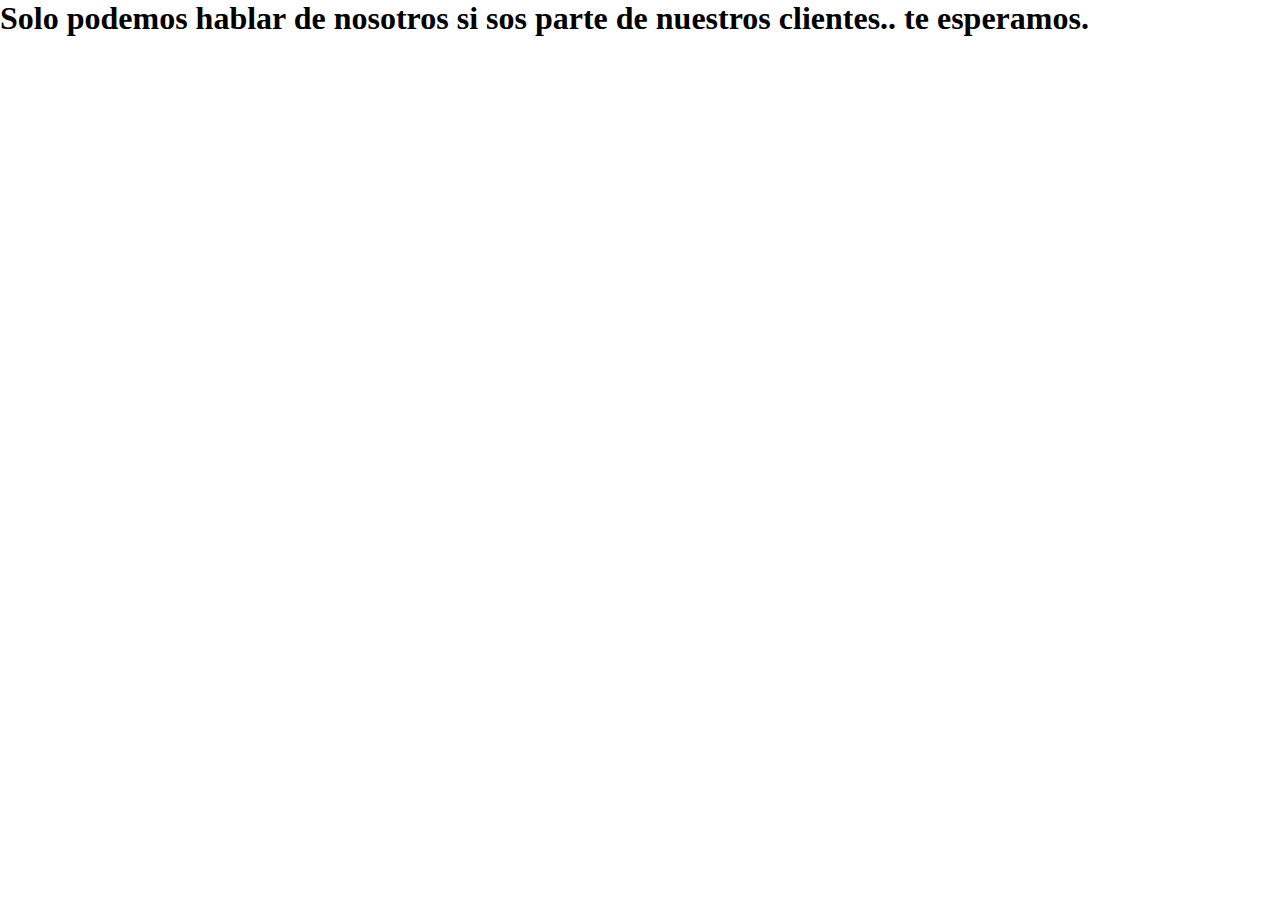
<file: paginas/sobre Nosotros2.html>
<!DOCTYPE html>
<html lang="en">
<head>
    <meta charset="UTF-8">
    <meta name="viewport" content="width=device-width, initial-scale=1.0">
    <title>Sobre Nosotros</title>
    <style>
        * {
            margin: 0;
            padding: 0;
            height:40%;

        }
        h1 {
            margin-top: auto
        }
        iframe {
            width: 100%;                         
        }
    </style>
</head>
<body>
    <h1>Solo podemos hablar de nosotros si sos parte de nuestros clientes.. te esperamos.</h1>
     

       

       <script src="https://cdn.lightwidget.com/widgets/lightwidget.js"></script><iframe src="//lightwidget.com/widgets/eaac07c0911e59658cfabda18f6a0eea.html" scrolling="no" allowtransparency="true" class="lightwidget-widget" style="width:100%;border:0;overflow:hidden;"></iframe> 

 

<!-- en este ejemplo use un widget terciarizado para poder acceder a las publicaciones
  tiene un costo para sifrar la conexion 
 y se actualice con mas frecuencia, se actualiza una vez por dia -->
</body>
</html>
</file>
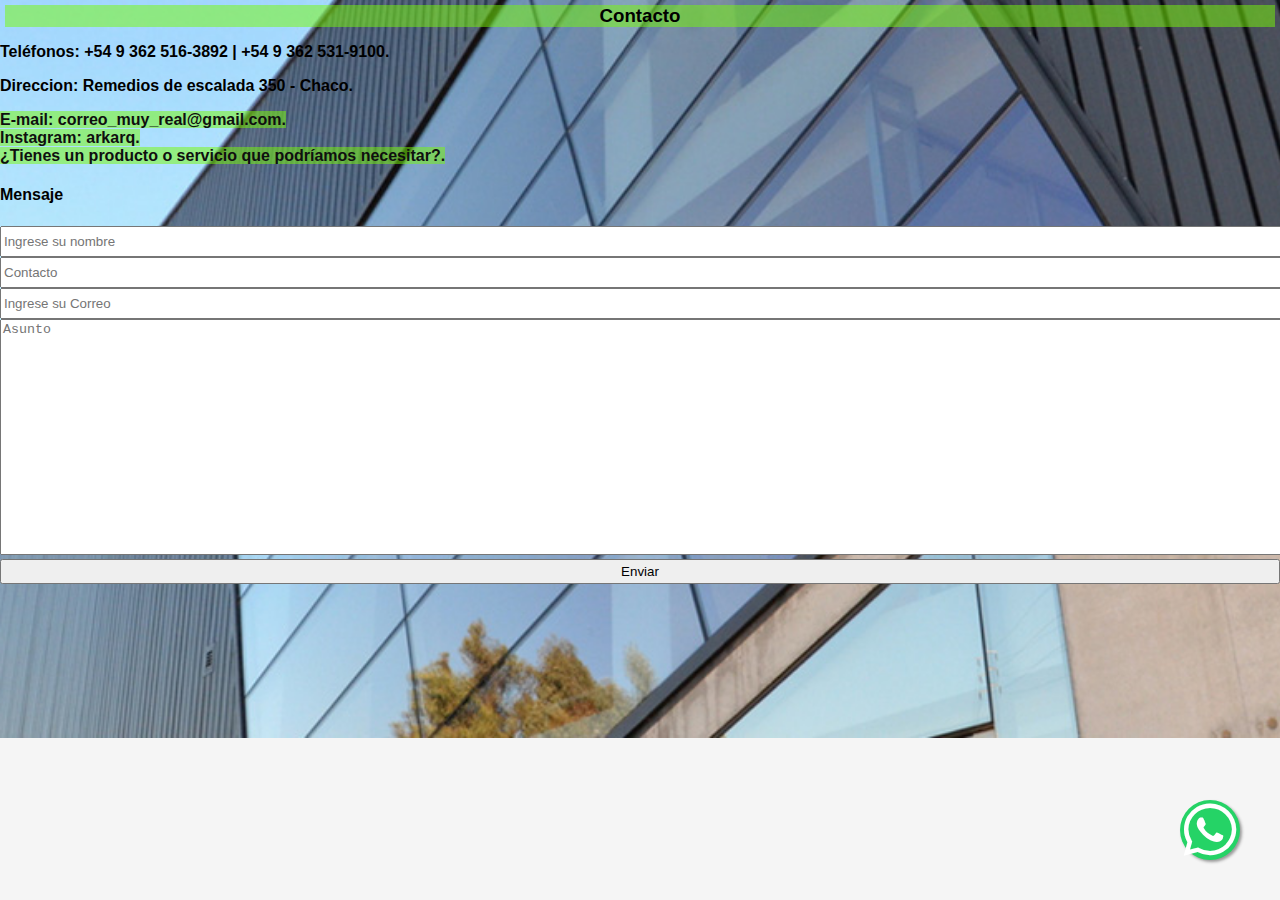
<file: trabajar/contacto.html>
<!DOCTYPE html>
<html lang="en">
<head>
    <meta charset="UTF-8">
    <meta name="viewport" content="width=device-width, initial-scale=1.0">
    <link rel="stylesheet" href="/paginas/estilos/contacto.css">    
    <link rel="stylesheet" href="https://cdnjs.cloudflare.com/ajax/libs/font-awesome/6.6.0/css/all.min.css">
    <title>Contacto</title>
</head>
<body>
  
    <a href="https://api.whatsapp.com/send?phone=5493625319100&text=Quiero%20m%C3%A1s%20info." class="float" target="_blank"> <i class="fa-brands fa-whatsapp"></i></a>


  
      <div>
        <h3 class="contacto1"> Contacto</h3>
        <p> Teléfonos: +54 9 362 516-3892 | +54 9 362 531-9100.</p>
        <p>Direccion: Remedios de escalada 350 - Chaco.</p>
        <a class="contacto1" href="correo_muy_real@gmail.com" target="_blank">E-mail: correo_muy_real@gmail.com.</a> <br>  
        <a class="contacto1" href="https://www.instagram.com/arkarq/" target="_blank">Instagram: arkarq.</a> <br>
        <a class="contacto1" href="https://forms.gle/SFCPtxbjrn7EyAzJ7" target="_blank">¿Tienes un producto o servicio que podríamos necesitar?.</a>
      </div> 
      
      
    <form class="form-register" action="https://formspree.io/f/xpwanrqg" method="post">
        <h4>Mensaje</h4>
        <input class="controls" type="text" name="nombre" id="nombre" placeholder="Ingrese su nombre">
        <input class="controls" type="tel" name="Contacto" id="Contacto" placeholder="Contacto">
        <input class="controls" type="email" name="Correo" id="Correo" placeholder="Ingrese su Correo">
        <textarea class="controls"  name="message" placeholder="Asunto"></textarea>
        <input class="botons" type="submit" value="Enviar">
    </form>
    
    <aside>
        <iframe src="https://www.google.com/maps/embed?pb=!1m18!1m12!1m3!1d28328.382555281194!2d-59.01293139825401!3d-27.43662040685851!2m3!1f0!2f0!3f0!3m2!1i1024!2i768!4f13.1!3m3!1m2!1s0x94450c5f7082d16f%3A0xd4e06e8d5957c1db!2sC.%20Remedios%20de%20Escalada%20350%2C%20H3500BPG%20Resistencia%2C%20Chaco!5e0!3m2!1ses-419!2sar!4v1725841290322!5m2!1ses-419!2sar" width="400" height="300" style="border:0;" allowfullscreen="" loading="lazy" referrerpolicy="no-referrer-when-downgrade"></iframe>
    </aside>
       
</body>
</html>
</file>
<file: paginas/estilos/index.css>
* {
    margin: 0;
    padding: 0; 
}

body {/*ajustes de imagen de fondo*/
    background-image: url('/paginas/fotos/banner1.jpg');
    background-size: cover; /* Ajusta la imagen para cubrir todo el área */
    background-repeat: no-repeat; /* Evita que la imagen se repita */
    background-position: center;
    /*ajustes generales*/
    background-color: rgb(0, 0, 0);
    font-family: Arial, sans-serif;     
    height: 100vh; /* Cambiado a 100vh para ocupar toda la ventana */
    display: grid;    
    grid-template-rows: 7% 4% auto 10%; /* Ajustado para las filas */
    gap: 0;
    overflow: hidden; 
     
}

header {      
    grid-row: 1;
    height: 100%;    
    width: 100%;
}
.menu{
    height: 100%;
} 
header iframe.menu {
     
    width: 100%;
    height: 100%;  
    border: none;      
}

.container {
     
    height: 100%;
    background-color: rgb(108, 107, 101);
}

.trabajo {
    font-weight: bold;
    text-decoration: none;
    margin: 5px;
    color: white;
    display: flex; /* Cambiado a flex para un mejor alineamiento */
    justify-content: flex-end;    
}  

.trabajo::after {
    content: "";
    position: absolute;
    left: 0;
    bottom: 0;
    width: 100%;
    height: 3px;
    background-color: rgb(108, 107, 101);
}

main{
    grid-column: 1;
    grid-row: 3;         
    height: 100%;
}
.paginas{
    width: 100%;
    height: 100%;
}
 
.footer-h{          
    grid-row: 4;
    width: 100%;
} 
.footer{    
    align-items: center;
    height: 80px;
    width: 100%;
}
/* Marcos las Media Queries abajo, realmente no tengo idea si funciona bien o no.. El lugar donde las tengo que colocar
es en el index, pero bueno lo deje para entender como funciona a modo de ejemplo no te vuelvas loco si no podes con eso je*/
/* Media Queries */

/* Estilo para pantallas pequeñas */
/*@media (max-width: 564px) {
    .logo img {
        height: 40px;
    }

    .nav-link {
        margin: 1px 0;
    }
}

/* Estilo para pantallas muy pequeñas (teléfonos) */
/*@media (max-width: 320px) {
    header {
        flex-direction: column;
        text-align: center;
    }

    nav {
        flex-direction: auto;

    }

    .nav-link {
        margin: auto 0;
        padding: auto 0;
    }

    .logo img {
        height: 40px;
    }
}
    */
</file>
<file: paginas/estilos/contacto.css>
.float {
    position: fixed;
    width: 60px;
    height: 60px;
    background-color: #25d366;
    bottom: 40px;
    right: 40px;
    color: #fff;
    border-radius: 50%;
    text-align: center;
    box-shadow: 2px 2px 3px #999;
    z-index: 999;

}

.fa-whatsapp {
    font-size: 60px;

}

.float:hover {
    background-color: #28e76e;
}


body {/*imagen de fondo*/
    background-image: url('/paginas/fotos/banner1.jpg');
    background-size: cover; /* Ajusta la imagen para cubrir todo el área */
    background-repeat: no-repeat; /* Evita que la imagen se repita */
    background-position: center;
    /*ajustes generales*/
    font-family: Arial, sans-serif;    
    background-color: #f5f5f5;    
    margin: 0;
    padding: 0;
}
/*el css lo organice por segmentos ordener y despues pintar, con algunas excepciones */
h2 {            
    background-color:rgba(203, 247, 170, 0.6);
    top: 0;
    display: flex;
    justify-content: center;
}

.principal {
    
    display: grid;     
    grid-template-columns: repeat(2, auto);
    grid-template-rows: repeat(6, auto);
    gap: 2px;
    
}
.titulo-parrafo{
    width: 70%;
    background-color: #41ec80;

}
.parrafo {    
    margin: 5px;
    height: 100%;
    width: 100%;
    color: black;
    background-color:rgba(249, 249, 249, 0.5);
    grid-row: 1;
    grid-column: 1;
}
ul,li{
    font-weight: bold;
    margin: 10px;
}
p{           
    font-weight: bold;
    color: black;
}

.referencia-contacto {
    background-color:rgba(120, 250, 5, 0.1);
    grid-row: 2;
    grid-column: 2;
    gap: 5px;
    
}
.contacto1{          
    background-color:rgba(120, 250, 5, 0.5) ;
}
.info-contacto{
    display: grid;
    grid-template-columns:repeat(2, 1fr);
    grid-template-rows: repeat(5, auto) ;    
}
h3{
    text-align: center;
    align-items: center;
    grid-column: span 2;
    grid-row: 1;
    margin: 5px;
}
.Telefono{
    grid-row: 2;
    grid-column: span 2;    
    margin: 10px;
}
.Direccion{
    grid-row: 3;
    grid-column: span 2;
    margin: 10px;
}
a {
    font-weight: bold;
    text-decoration: none;
    color: #0f0f0f;
}
.Enlaces-ref{
    margin: 10px;
     
    grid-row: 4;
    grid-column: 1;
}
.Enlaces-ref2{
    margin: 10px;
      
    grid-row: 5;
    grid-column: 1;
}
 
 
.form {
     
    grid-column: 2;
    grid-row: 1;
}

.iframe {
     
    grid-column: 1;
    grid-row: 2;
    width: 100%;
    height: 100%;
}
iframe{
    width: 100%;
    height: 100%;
}

.contact-form {
    margin: 5px;
    height: 100%;
    background-color:rgba(249, 249, 249, 0.2);
    display: grid;
    justify-items: center;
    grid-template-columns: repeat(2, 1fr);
    grid-template-rows: repeat(5, auto);
}


.form-group1 {
    color: #0f0f0f; 
    font-weight: bold;  
    width: 80%;
    grid-row: 2;
    grid-column: span 2;
}

.form-group2 {
    font-weight: bold;
    grid-row: 3;
    grid-column: 1;
}

.form-group3 {
    font-weight: bold;
    grid-row: 3;
    grid-column: 2;
}

.form-group4 {
    font-weight: bold;
    grid-row: 4;
    grid-column: 1;
}

.form-group5 {
    
    font-weight: bold;
    grid-row: 4;
    grid-column: 2;
}


button {    
    background-color: #ff9800;       
    border: none;
    border-radius: 4px;
    color: #fff;
    grid-column: span 2;
    grid-row: 5;
    width: 80%; 
    height: 50px;
    margin: 5px;   
} 
.enviar{
    font-size: 20px;
    font-weight: bold;
}
button:hover {
    background-color: #f8db04;
}

.titulo-form {
    grid-column: span 2;
    grid-row: 1;
    display: flex;          
}
  

textarea {     
    resize: none;
    grid-row: 1;
    grid-column: span 2;
    width: 100%;
    height: 230px;
}
input {
    display: flex;
    width: 100%;
    height: 25px;
}

.bi bi-chat {
    grid-row: 1;
    grid-column: 1;          
}
</file>
